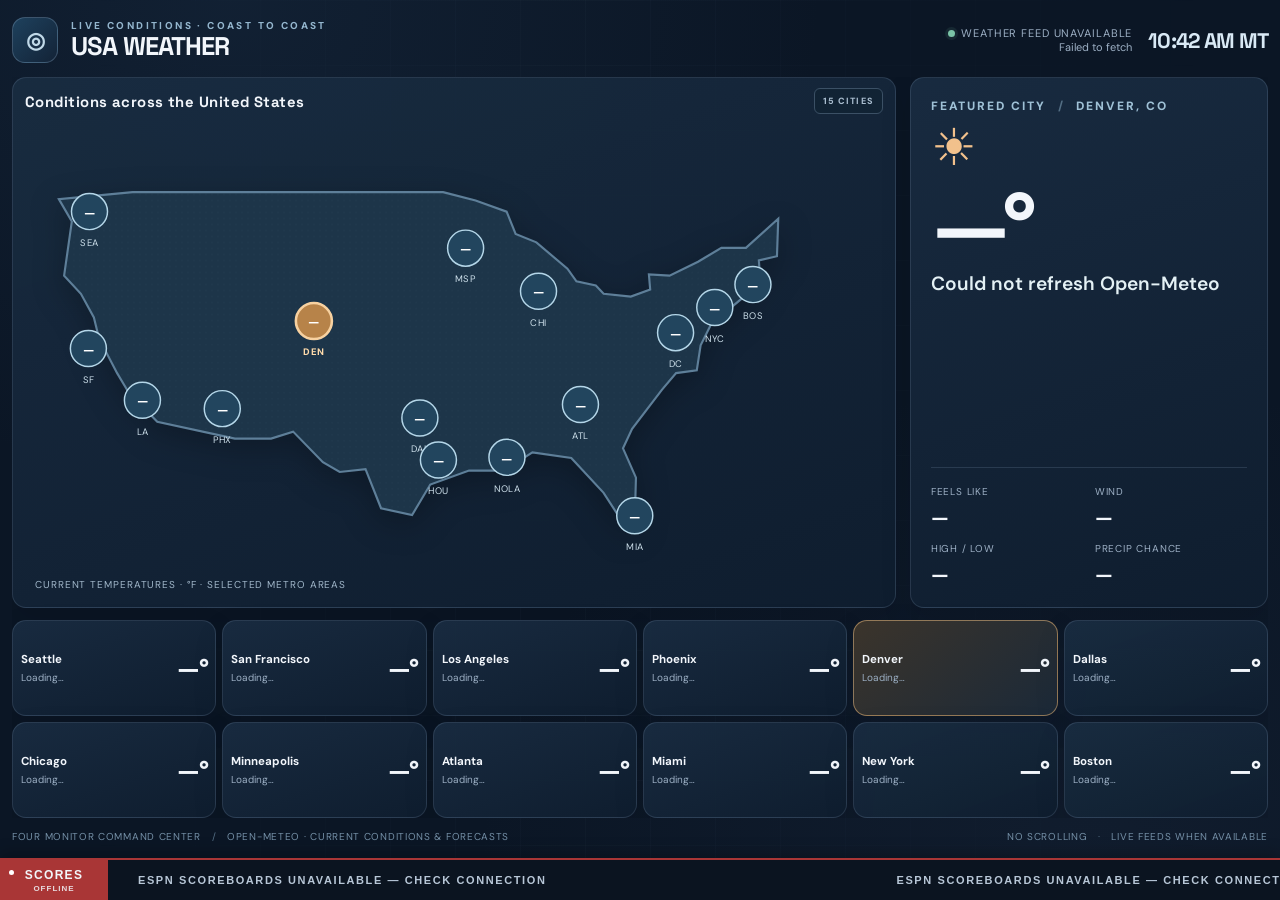
<file: web/index.html>
<!doctype html>
<html lang="en">
<head>
  <meta charset="utf-8">
  <meta name="viewport" content="width=device-width, initial-scale=1, viewport-fit=cover">
  <meta name="theme-color" content="#0c1624">
  <title>Four Monitor Command Center</title>
  <link rel="stylesheet" href="dashboard.css">
  <link rel="stylesheet" href="ticker.css">
  <script defer src="dashboard.js"></script>
  <script defer src="ticker.js"></script>
</head>
<body>
  <div id="app" class="app" aria-live="off">
    <div class="boot"><div class="loading-orbit"></div><h1>COMMAND CENTER</h1><p>Loading dashboard…</p></div>
  </div>
</body>
</html>
</file>
<file: web/dashboard.css>
@import url('https://fonts.googleapis.com/css2?family=DM+Sans:wght@400;500;600;700;800&family=Space+Grotesk:wght@400;500;600;700&display=swap');
:root{color-scheme:dark;--bg:#081320;--pane:#142338;--pane2:#101e2f;--border:rgba(163,188,215,.16);--text:#f2f6fb;--muted:#9db0c5;--soft:#627c95;--blue:#85b7db;--warm:#e9b678;--good:#7ac3a7;--bad:#f08b89}
*{box-sizing:border-box}html,body{margin:0;width:100%;height:100%;overflow:hidden}body{font-family:'DM Sans',Inter,'Segoe UI',Arial,sans-serif;color:var(--text);background:var(--bg)}button{font:inherit;cursor:pointer}button:focus-visible{outline:2px solid var(--warm);outline-offset:2px}a{color:inherit}.app{height:100vh;height:100dvh;overflow:hidden;display:flex;flex-direction:column;position:relative;background:radial-gradient(ellipse at 18% 0%,rgba(51,86,124,.16),transparent 40%),radial-gradient(ellipse at 85% 100%,rgba(62,82,117,.11),transparent 40%),#0b1625;padding:clamp(14px,1.6vw,29px);gap:clamp(11px,1.2vh,18px)}.app:before{content:"";position:absolute;inset:0;pointer-events:none;background-image:linear-gradient(rgba(161,188,215,.027) 1px,transparent 1px),linear-gradient(90deg,rgba(161,188,215,.027) 1px,transparent 1px);background-size:65px 65px;mask-image:linear-gradient(90deg,transparent 5%,black 45%,transparent 97%)}.app>*{z-index:1}.header{display:flex;justify-content:space-between;align-items:center;gap:20px;flex:0 0 auto;min-height:56px}.brand{display:flex;align-items:center;gap:13px;min-width:0}.brand-icon{border:1px solid rgba(175,207,236,.25);background:linear-gradient(135deg,#1e415d,#132337);height:46px;width:46px;display:grid;place-items:center;border-radius:13px;font-size:22px;font-weight:800;color:#c0d9e8}.eyebrow{font-size:10px;letter-spacing:.24em;color:#94b6ce;font-weight:800;text-transform:uppercase}.heading{font-family:'Space Grotesk','Segoe UI',sans-serif;font-size:clamp(21px,2vw,34px);line-height:1.12;font-weight:700;letter-spacing:-.04em}.header-meta{text-align:right;display:flex;align-items:center;gap:16px;color:var(--muted)}.live-dot{width:7px;height:7px;display:inline-block;border-radius:50%;background:var(--good);margin-right:6px;box-shadow:0 0 0 3px rgba(122,195,167,.10)}.stamp{font-size:11px;letter-spacing:.08em;text-transform:uppercase}.time-header{font-family:'Space Grotesk',sans-serif;font-size:clamp(18px,1.65vw,28px);letter-spacing:-.04em;color:#d9e9f5;font-weight:700;white-space:nowrap}.main{flex:1 1 auto;display:flex;flex-direction:column;gap:clamp(10px,1.3vh,18px);min-height:0;overflow:hidden}.footer{display:flex;justify-content:space-between;align-items:center;min-height:19px;flex:0 0 auto;font-size:10px;color:#7590a7;letter-spacing:.07em;text-transform:uppercase}.footer strong{color:#9cb4c6;font-weight:600}.separator{color:#536e84;margin:0 7px}.panel{background:linear-gradient(160deg,rgba(25,44,65,.96),rgba(15,30,47,.97));border:1px solid var(--border);border-radius:14px;min-height:0;overflow:hidden;box-shadow:0 12px 32px rgba(1,6,13,.1)}.panel-head{padding:17px 19px 0;display:flex;justify-content:space-between;align-items:center;gap:8px}.panel-title{font-family:'Space Grotesk',sans-serif;letter-spacing:.03em;font-size:clamp(14px,1.16vw,19px);font-weight:700}.panel-tag{border:1px solid #3b5065;background:rgba(17,35,51,.7);border-radius:6px;color:#a9bdcf;font-size:9px;letter-spacing:.12em;font-weight:800;padding:6px 8px;white-space:nowrap}.subtle{font-size:11px;color:var(--muted)}.section-label{font-size:11px;letter-spacing:.15em;font-weight:800;color:#90b1c7;text-transform:uppercase}.error{color:#f5b0ad}.empty{display:flex;flex-direction:column;gap:7px;align-items:center;justify-content:center;color:var(--muted);text-align:center;padding:28px;min-height:100px}.empty strong{color:#dde9f4}.boot{margin:auto;text-align:center;color:#adc4d6}.boot h1{font-family:'Space Grotesk',sans-serif}.loading-orbit{margin:auto;width:40px;height:40px;border-radius:50%;border:3px solid #2b435b;border-top-color:#b7d9eb;animation:spin 1s linear infinite}@keyframes spin{to{transform:rotate(360deg)}}
/* National weather */
.weather-main{display:grid;grid-template-columns:minmax(0,1.85fr) minmax(295px,.75fr);gap:14px;min-height:0;flex:1 1 auto}.us-map{display:flex;flex-direction:column;min-height:0}.map-frame{position:relative;flex:1;min-height:0;display:grid;place-items:center;padding:4px 12px 0}.map-frame svg{width:100%;height:100%;max-height:100%;min-height:0;overflow:visible}.us-outline{fill:#1d3549;stroke:#5e7f99;stroke-width:2.5;filter:drop-shadow(0 10px 18px rgba(0,0,0,.25))}.map-inner{stroke:#416078;stroke-width:1.2;fill:none;opacity:.5}.map-node circle{fill:#22455e;stroke:#b4d6e8;stroke-width:1.7}.map-node.denver circle{fill:#b78349;stroke:#f7d1a0;stroke-width:3}.map-node .map-temp{fill:#fff;font-family:'Space Grotesk',sans-serif;font-size:17px;font-weight:700;text-anchor:middle}.map-node .map-city{fill:#cee0eb;font-size:11px;text-anchor:middle;letter-spacing:.04em}.map-node.denver .map-city{fill:#ffdbab;font-weight:800}.map-node .map-placeholder{font-size:15px}.map-legend{position:absolute;left:22px;bottom:16px;color:#a1b7ca;font-size:10px;letter-spacing:.09em}.feature{padding:20px;display:flex;flex-direction:column;justify-content:space-between}.feature-city{font-size:12px;text-transform:uppercase;letter-spacing:.16em;color:#9fc1d6;font-weight:800}.feature-temp{font-family:'Space Grotesk',sans-serif;font-size:clamp(74px,7vw,122px);font-weight:600;letter-spacing:-.1em;line-height:1}.feature-desc{font-size:clamp(17px,1.5vw,25px);color:#e4f1f5;font-weight:600}.feature-icon{font-size:clamp(42px,4vw,70px);color:#f2c18c}.feature-facts{display:grid;grid-template-columns:repeat(2,1fr);gap:12px;border-top:1px solid var(--border);padding-top:17px}.fact small{display:block;color:var(--muted);font-size:10px;letter-spacing:.08em;margin-bottom:6px}.fact strong{font-family:'Space Grotesk',sans-serif;font-size:20px}.city-grid{flex:0 0 clamp(142px,24vh,198px);min-height:0;display:grid;grid-template-columns:repeat(6,minmax(0,1fr));grid-template-rows:repeat(2,minmax(0,1fr));gap:9px}.city-card{padding:12px 13px;display:flex;align-items:center;justify-content:space-between;gap:6px;min-width:0}.city-card.denver{border-color:rgba(232,182,121,.55);background:linear-gradient(140deg,#3b342b,#1b2938)}.city-title{font-size:clamp(11px,.9vw,15px);font-weight:700;white-space:nowrap;overflow:hidden;text-overflow:ellipsis}.city-sub{font-size:10px;color:var(--muted);margin-top:4px}.city-num{font-family:'Space Grotesk',sans-serif;font-size:clamp(25px,2vw,38px);font-weight:700;letter-spacing:-.06em;white-space:nowrap}.city-mini-icon{font-size:18px}
/* sports */
.sports-summary{display:flex;align-items:center;gap:11px;flex:0 0 52px;min-height:0}.summary-pill{background:rgba(22,41,59,.8);border:1px solid var(--border);border-radius:9px;padding:9px 15px;font-size:12px;color:#a4bdd0;display:flex;align-items:center;gap:8px}.summary-pill b{color:#e8f3fb;font-size:18px}.sports-grid{display:grid;grid-template-columns:repeat(3,minmax(0,1fr));grid-template-rows:repeat(2,minmax(0,1fr));gap:12px;flex:1;min-height:0}.league-card{display:flex;flex-direction:column;min-height:0}.league-head{padding:15px 15px 12px;display:flex;align-items:center;gap:10px;border-bottom:1px solid var(--border);flex:0 0 auto}.league-icon{font-size:20px;height:32px;width:32px;background:#243b50;border-radius:7px;display:grid;place-items:center}.league-name{font-family:'Space Grotesk',sans-serif;font-size:17px;font-weight:700}.league-caption{font-size:10px;text-transform:uppercase;letter-spacing:.08em;color:var(--muted)}.league-count{margin-left:auto;font-size:11px;color:#bfd3e2;border:1px solid #3d5870;padding:5px 8px;border-radius:7px}.score-list{padding:9px 13px 12px;display:flex;flex-direction:column;gap:6px;min-height:0;overflow:hidden;flex:1}.score-row{border-radius:8px;background:rgba(31,52,74,.52);display:grid;grid-template-columns:minmax(0,1fr) auto;align-items:center;padding:8px 10px;gap:9px;min-width:0;min-height:0;flex:1}.teams-inline{display:flex;align-items:center;gap:7px;min-width:0}.team-name{font-size:clamp(10px,.77vw,13px);font-weight:700;color:#dce8f4;overflow:hidden;text-overflow:ellipsis;white-space:nowrap}.team-logo{width:24px;height:24px;object-fit:contain;flex-shrink:0}.vs{font-size:10px;color:#6e89a2}.score-detail{text-align:right;white-space:nowrap;min-width:69px}.score-value{font-family:'Space Grotesk',sans-serif;font-size:15px;font-weight:700;letter-spacing:-.03em}.score-status{font-size:9px;color:#99b0c4;letter-spacing:.03em}.score-status.live{color:#91d4b1}.show-scores{background:none;color:#bacddc;border:1px solid #435b6f;border-radius:7px;padding:6px 10px;font-size:10px}
/* stocks */
.market-note{font-size:11px;border:1px solid #735c3b;background:rgba(154,116,68,.10);padding:9px 13px;border-radius:8px;color:#e6bf88;letter-spacing:.04em}.market-hero{display:grid;grid-template-columns:repeat(4,1fr);gap:11px;flex:0 0 clamp(132px,23vh,212px)}.market-lead{padding:20px;display:flex;flex-direction:column;justify-content:space-between}.market-ticker{font-size:11px;letter-spacing:.14em;font-weight:800;color:#aec4d5}.market-full{font-size:12px;color:#a2b7c7;margin-top:4px}.market-price{font-family:'Space Grotesk',sans-serif;font-size:clamp(26px,3vw,52px);letter-spacing:-.06em;font-weight:700}.market-change{font-size:14px;font-weight:800}.positive{color:var(--good)}.negative{color:var(--bad)}.neutral{color:#b7c9d8}.market-minis{display:grid;grid-template-columns:repeat(5,minmax(0,1fr));grid-template-rows:repeat(2,minmax(0,1fr));gap:11px;flex:1;min-height:0}.market-mini{padding:clamp(11px,1.3vw,19px);display:flex;flex-direction:column;justify-content:space-between;min-height:0}.market-mini-head{display:flex;justify-content:space-between;gap:8px;align-items:baseline}.mini-symbol{font-weight:800;font-family:'Space Grotesk',sans-serif;font-size:clamp(15px,1.4vw,24px)}.mini-name{font-size:10px;color:#a0b5c7}.mini-price{font-size:clamp(18px,1.8vw,32px);font-weight:700;letter-spacing:-.05em;font-family:'Space Grotesk',sans-serif}.sparkline{width:100%;height:40%;min-height:15px;max-height:58px;overflow:visible}.sparkline polyline{fill:none;stroke-width:3;stroke-linejoin:round;stroke-linecap:round}.market-mini-foot{display:flex;justify-content:space-between;align-items:center;font-size:11px;color:var(--muted)}.market-mini-foot b{font-size:13px}
/* clocks/calendar */
.clock-layout{display:grid;grid-template-columns:minmax(220px,.85fr) minmax(500px,1.28fr) minmax(300px,1fr);gap:13px;flex:1;min-height:0}.clock-left{display:flex;flex-direction:column;padding:18px;gap:12px}.denver-clock-big{flex:1;display:flex;flex-direction:column;align-items:center;justify-content:center;gap:11px;min-height:0}.analog{width:min(21vw,24vh,260px);height:min(21vw,24vh,260px);border:6px solid #526d84;border-radius:50%;position:relative;background:radial-gradient(circle at center,#1e364e 0%,#14263a 58%,#0b1828 100%);box-shadow:inset 0 0 0 2px #304a61,0 10px 20px rgba(0,0,0,.15)}.analog .number{position:absolute;left:50%;top:50%;transform:translate(-50%,-50%);font-family:'Space Grotesk',sans-serif;font-size:clamp(12px,1.2vw,20px);font-weight:700;color:#e9f2f8}.hand{position:absolute;left:50%;bottom:50%;transform-origin:50% 100%;border-radius:9px}.hand.hour{background:#f1f4f6;width:6px;height:28%;margin-left:-3px}.hand.minute{background:#c0d8e8;width:4px;height:37%;margin-left:-2px}.hand.second{background:#eeb778;width:2px;height:40%;margin-left:-1px}.center-pin{position:absolute;left:50%;top:50%;transform:translate(-50%,-50%);height:12px;width:12px;border-radius:50%;background:#f4d6a8;border:3px solid #20364a}.big-digital{font-family:'Space Grotesk',sans-serif;font-size:clamp(26px,2.6vw,50px);letter-spacing:-.065em;font-weight:700}.date-full{text-transform:uppercase;letter-spacing:.12em;font-size:11px;color:var(--muted)}.world-clock-row{border-top:1px solid var(--border);padding-top:14px;display:grid;grid-template-columns:repeat(2,1fr);gap:9px}.world-clock{background:#1b3146;border-radius:8px;padding:9px;display:flex;justify-content:space-between;gap:5px;align-items:center}.world-clock b{font-family:'Space Grotesk',sans-serif;font-size:16px}.world-clock span{font-size:10px;color:var(--muted)}.games-center{padding:14px;display:flex;flex-direction:column;gap:12px;min-height:0}.games-caption{display:flex;justify-content:space-between;align-items:center;gap:10px}.games-zone{flex:1;display:flex;align-items:center;justify-content:center;gap:16px;min-height:0}.native-placeholder{border:1px dashed #536f86;min-height:50%;width:94%;border-radius:12px;display:flex;flex-direction:column;justify-content:center;align-items:center;text-align:center;padding:20px;color:#93b0c7}.native-placeholder .big{font-family:'Space Grotesk',sans-serif;font-size:clamp(26px,2.2vw,40px);font-weight:700;color:#dcebf6;margin-bottom:7px}.game-preview{background:#1b3043;border:1px solid #3a5570;border-radius:10px;padding:15px;min-width:0;width:47%;max-width:280px}.game-preview h3{font-size:15px;letter-spacing:.08em;margin:0 0 13px}.ttt-grid{display:grid;grid-template-columns:repeat(3,1fr);gap:5px;max-width:222px;margin:auto}.ttt-cell{aspect-ratio:1;border:1px solid #506c83;background:#263e54;border-radius:6px;font-size:25px;color:#ebbd83;font-weight:800;padding:0}.game-controls{display:flex;gap:7px;justify-content:center;align-items:center;margin-top:8px;flex-wrap:wrap}.game-controls button{background:#2a4b65;color:#dceaf4;border:1px solid #526e84;border-radius:6px;padding:5px 7px;font-size:10px}.game-message{color:#aac1d2;font-size:12px;text-align:center;min-height:14px}.puzzle-grid{display:grid;grid-template-columns:repeat(4,1fr);gap:4px;width:215px;max-width:100%;margin:auto}.puzzle-tile{height:49px;display:grid;place-items:center;background:#2b445a;border-radius:5px;font-family:'Space Grotesk',sans-serif;font-weight:700;font-size:17px}.puzzle-tile:not(:empty){background:#b68e56;color:#17212b}.calendar{padding:17px;display:flex;flex-direction:column;gap:12px;min-height:0}.calendar-head{display:flex;justify-content:space-between;align-items:center}.cal-month{font-family:'Space Grotesk',sans-serif;font-size:clamp(18px,1.6vw,26px);font-weight:700}.calendar-nav{display:flex;gap:7px}.calendar-nav button{height:29px;min-width:30px;border:1px solid #526b81;border-radius:6px;background:#233d53;color:#dbe8f2}.calendar-grid{display:grid;grid-template-columns:repeat(7,1fr);grid-template-rows:26px repeat(6,minmax(0,1fr));gap:5px;flex:1;min-height:0}.cal-day-name{color:#8daac1;font-size:10px;font-weight:800;display:grid;place-items:center}.cal-day{border:1px solid rgba(150,183,210,.08);background:rgba(35,57,77,.54);display:flex;align-items:center;justify-content:center;font-size:clamp(11px,1vw,18px);font-family:'Space Grotesk',sans-serif;border-radius:6px;color:#d7e7f3}.cal-day.muted{opacity:.32}.cal-day.today{background:#8e6f49;border-color:#dfb97d;color:#fff;font-weight:800}.calendar-bottom{display:flex;gap:7px;justify-content:space-between;color:#a4b9ca;font-size:10px}
@media(max-width:1300px){.app{padding:12px;gap:9px}.panel-head{padding:10px 12px 0}.city-grid{gap:6px}.city-card{padding:8px}.sports-grid{gap:7px}.score-list{padding:7px;gap:4px}.score-row{padding:5px 7px}.league-head{padding:10px}.market-hero{gap:7px}.market-minis{gap:7px}.clock-layout{grid-template-columns:minmax(190px,.8fr) minmax(390px,1.3fr) minmax(250px,1fr)}.games-zone{gap:8px}.puzzle-grid{width:175px}.puzzle-tile{height:39px}.ttt-grid{max-width:184px}}
@media(max-height:800px){.app{padding:12px;gap:8px}.header{min-height:43px}.brand-icon{width:39px;height:39px}.heading{font-size:23px}.feature{padding:14px}.feature-temp{font-size:70px}.city-grid{flex-basis:155px}.city-card{padding:8px}.league-head{padding:9px 12px}.score-list{padding:6px 10px}.score-row{padding:5px 8px}.market-lead{padding:12px}.market-hero{flex-basis:130px}.market-mini{padding:10px}.clock-left,.calendar{padding:11px}.calendar-grid{gap:3px}.games-center{padding:10px}.world-clock-row{padding-top:7px}.analog{width:min(18vw,21vh);height:min(18vw,21vh)}}
@media(max-width:960px){.city-grid{grid-template-columns:repeat(4,1fr);grid-template-rows:repeat(3,1fr);flex-basis:178px}.weather-main{grid-template-columns:minmax(0,1.5fr) minmax(230px,.7fr)}.sports-grid{grid-template-columns:repeat(2,1fr);grid-template-rows:repeat(3,1fr)}.clock-layout{grid-template-columns:1fr 1fr}.games-center{display:none}.market-minis{grid-template-columns:repeat(4,1fr)}.market-mini:nth-child(n+9){display:none}}
@media(prefers-reduced-motion:reduce){*{animation:none!important;transition:none!important}}

/* Secondary analog clocks beside each world digital display */
.mini-analog{height:34px;width:34px;border:2px solid #7390a7;border-radius:50%;background:#152b40;display:block;position:relative;flex:0 0 34px}
.mini-analog i{position:absolute;left:50%;bottom:50%;transform-origin:50% 100%;border-radius:3px}
.mini-analog .micro-hour{width:3px;height:27%;margin-left:-1.5px;background:#f1f4f6}
.mini-analog .micro-minute{width:2px;height:39%;margin-left:-1px;background:#d6b180}
.mini-analog .micro-pin{width:4px;height:4px;left:50%;top:50%;margin-left:-2px;margin-top:-2px;border-radius:50%;background:#f6d6a5}
.world-clock-info{display:flex;flex-direction:column;gap:3px;flex:1;min-width:0}
.world-clock-info span{font-size:9px;color:#9db1c4;letter-spacing:.07em;white-space:nowrap}
.world-clock-info b{font-family:'Space Grotesk',sans-serif;font-size:15px;white-space:nowrap}
@media(max-height:800px){.mini-analog{height:29px;width:29px;flex-basis:29px}.world-clock{padding:6px}}
</file>
<file: web/ticker.css>
/* ScoreWire / BottomLine-style, native to the HTML desktop wallpaper. */
body.ticker-active .app{height:calc(100vh - 42px);height:calc(100dvh - 42px)}
body.ticker-active .shell{min-height:calc(100vh - 42px)}
.bottomline{position:fixed;left:0;bottom:0;width:100%;height:42px;display:flex;align-items:stretch;overflow:hidden;z-index:10000;color:#f2f6fa;background:#0b1420;border-top:2px solid #a93636;box-shadow:0 -4px 16px rgba(0,0,0,.26);font-family:'Segoe UI',Arial,sans-serif;pointer-events:none;user-select:none}
.bottomline-identity{position:relative;z-index:2;display:flex;flex-direction:column;align-items:center;justify-content:center;gap:2px;min-width:108px;padding:3px 13px;background:#a93636;font-size:12px;font-weight:900;letter-spacing:1.3px}
.bottomline-dot{position:absolute;left:9px;top:10px;width:5px;height:5px;background:#fff;border-radius:50%}
.bottomline-identity small{font-size:8px;font-weight:700;letter-spacing:1px;opacity:.86}
.bottomline-window{flex:1;min-width:0;overflow:hidden;display:flex;align-items:center}
.bottomline-track{display:flex;align-items:center;width:max-content;min-width:100%;height:100%;white-space:nowrap;will-change:transform;animation:bottomline-scroll var(--bottomline-duration,75s) linear infinite}
.bottomline-run{display:flex;align-items:center;height:100%;flex:none}
.bottomline-game{display:flex;align-items:center;gap:8px;padding:0 24px 0 18px;min-width:max-content;height:100%;border-right:1px solid rgba(174,190,207,.19);font-size:12px;font-weight:650;letter-spacing:.03em}
.bottomline-league{font-size:9px;font-weight:900;letter-spacing:1px;color:#efb8b8;min-width:34px}
.bottomline-team{font-weight:800}
.bottomline-logo{height:22px;width:22px;object-fit:contain;flex:none}
.bottomline-score{font-variant-numeric:tabular-nums;color:#fff;font-weight:900;font-size:13px;min-width:12px}
.bottomline-detail{font-size:10px;font-weight:700;color:#aab8c9;text-transform:uppercase}
.bottomline-live .bottomline-detail{color:#99e2b1}
.bottomline-favorite{background:rgba(169,54,54,.10)}
.bottomline-empty{padding:0 25vw 0 30px;font-size:11px;font-weight:800;letter-spacing:1.6px;color:#b8c7d7}
.bottomline-placeholder{padding:0 24px;font-size:11px;color:#afc0d1}
@keyframes bottomline-scroll{from{transform:translate3d(0,0,0)}to{transform:translate3d(-50%,0,0)}}
@media(max-width:650px){.bottomline-identity{min-width:76px;font-size:10px;padding:3px 7px}.bottomline-game{padding:0 12px;gap:5px;font-size:11px}.bottomline-logo{width:18px;height:18px}}
@media(prefers-reduced-motion:reduce){.bottomline-track{animation:none!important;will-change:auto}}
</file>
